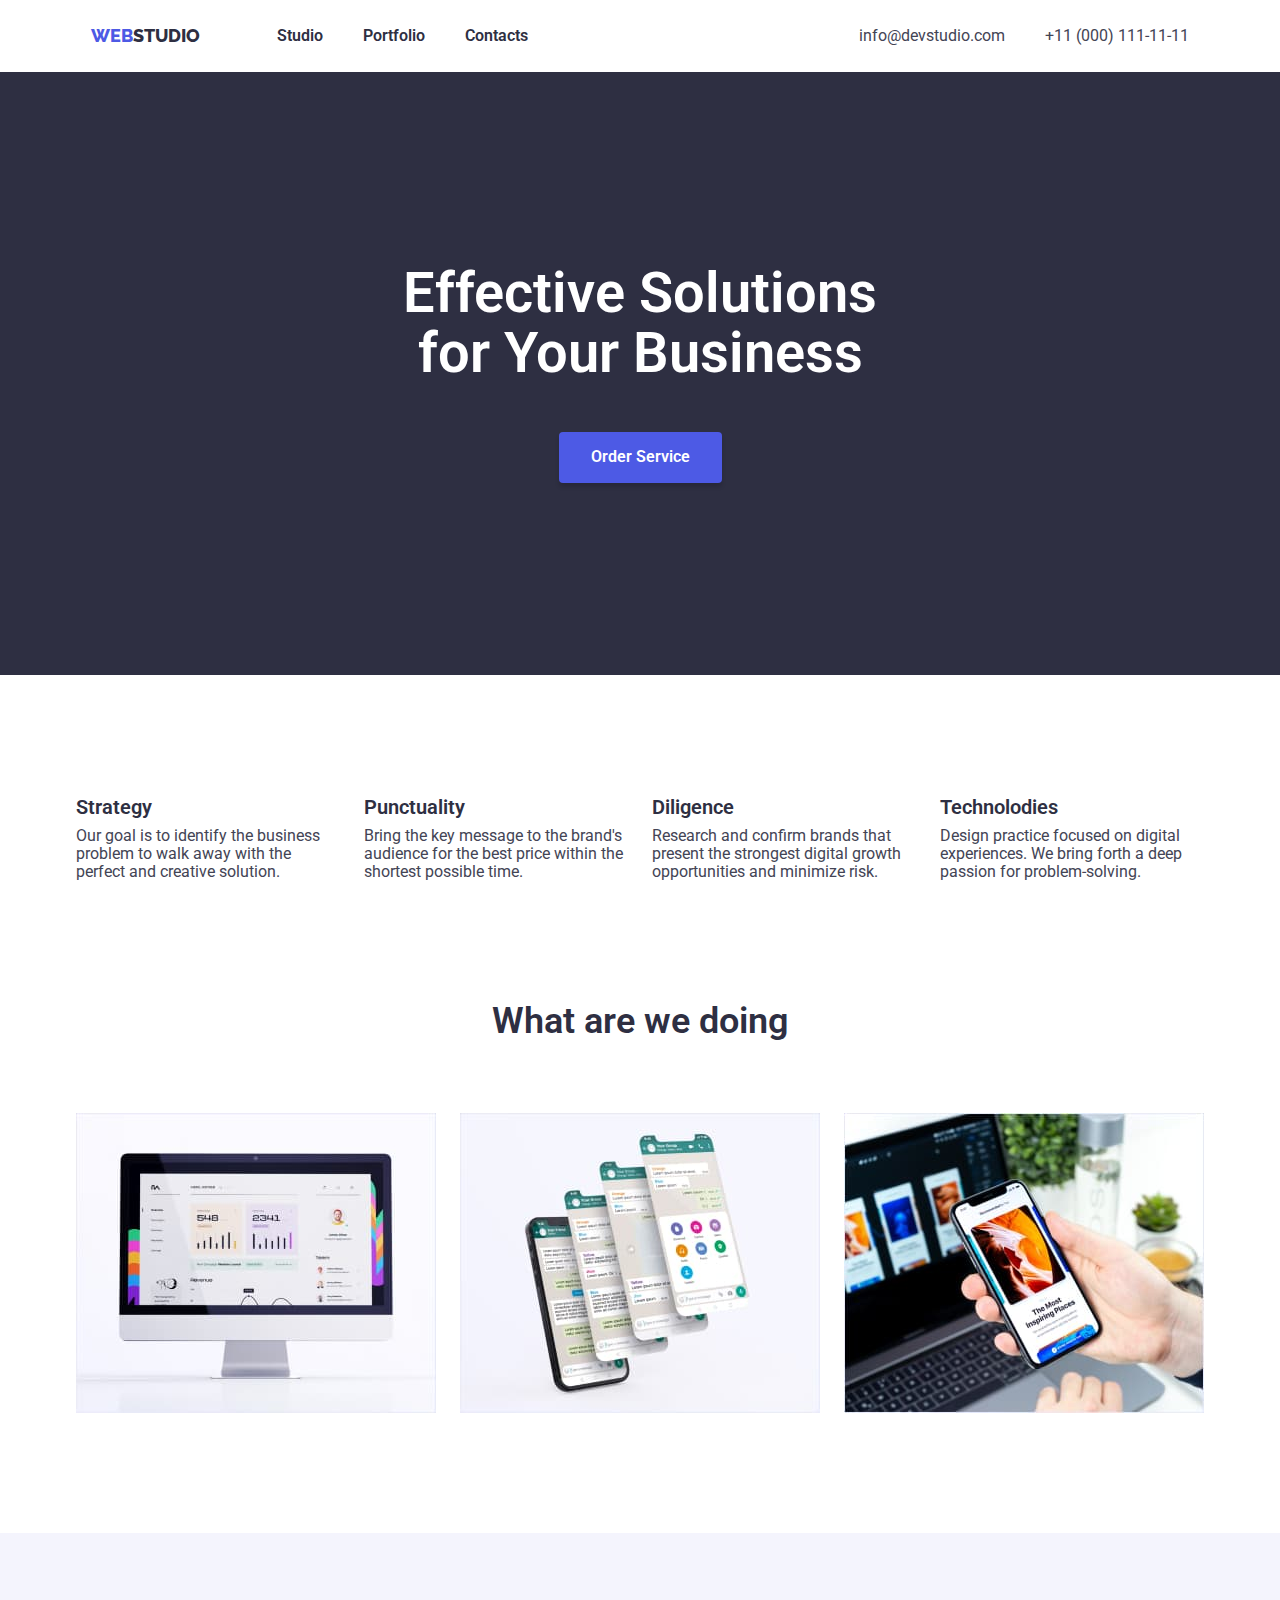
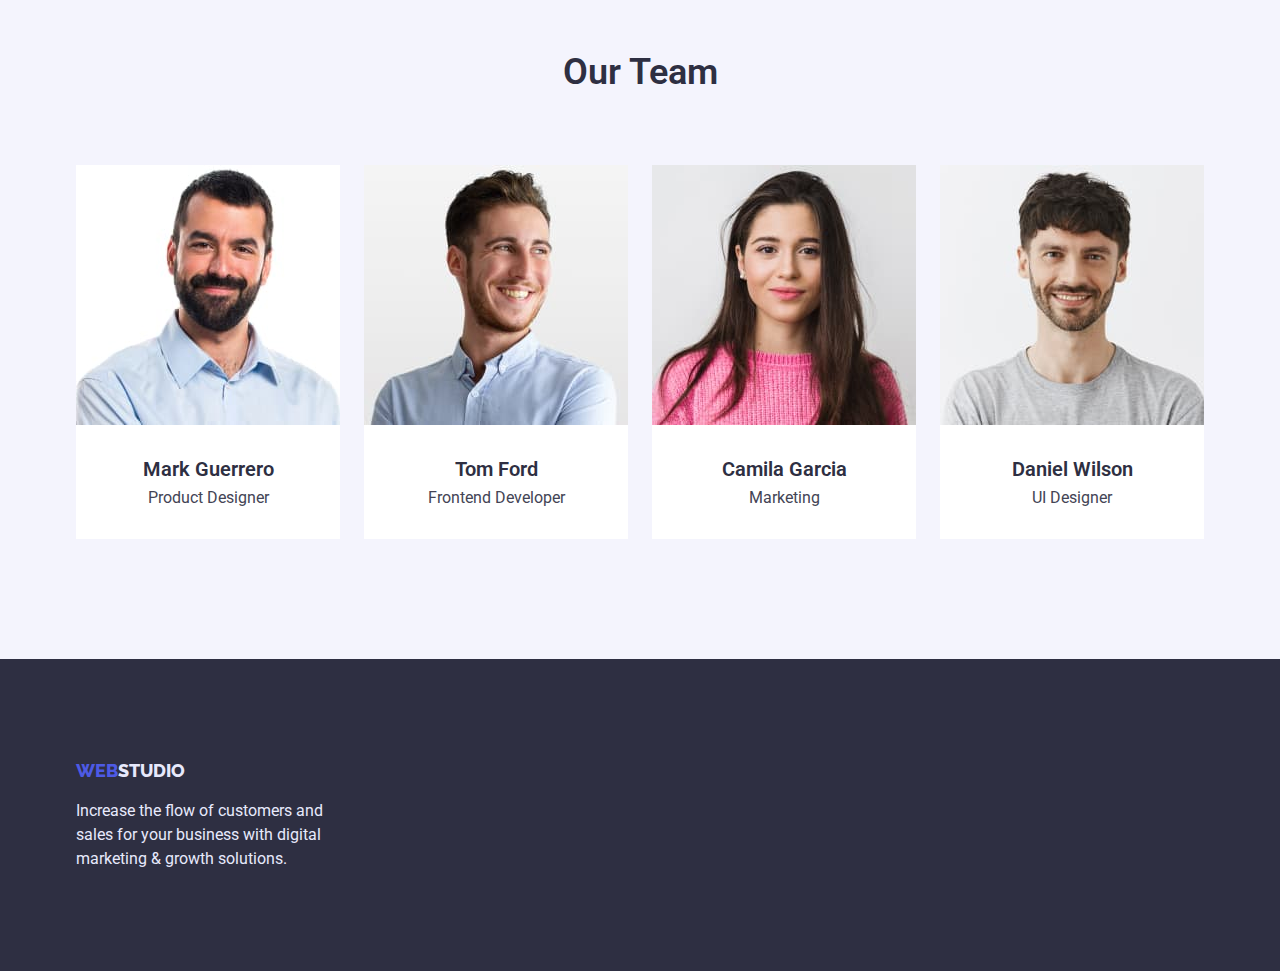
<file: index.html>
<!DOCTYPE html>
<html lang="en">
  <head>
    <meta charset="UTF-8" />
    <meta http-equiv="X-UA-Compatible" content="IE=edge" />
    <meta name="viewport" content="width=device-width, initial-scale=1.0" />
    <title>GoIT-HW</title>
    <link rel="stylesheet" href="./css/normalize.css" />
    <link rel="preconnect" href="https://fonts.googleapis.com" />
    <link rel="preconnect" href="https://fonts.gstatic.com" crossorigin />
    <link
      href="https://fonts.googleapis.com/css2?family=Raleway:wght@700&family=Roboto:wght@400;500;700;900&display=swap"
      rel="stylesheet"
    />
    <link rel="stylesheet" href="./css/styles.css" />
  </head>
  <body>
    <header class="header">
      <div class="container main-nav">
        <nav class="header-nav">
          <a class="webstudio link" href="./index.html"
            ><span class="web">web</span>studio</a
          >
          <ul class="menu list">
            <li>
              <a class="menu-item link" href="./index.html">Studio</a>
            </li>
            <li>
              <a class="menu-item link" href="./portfolio.html">Portfolio</a>
            </li>
            <li>
              <a class="menu-item link" href="">Contacts</a>
            </li>
          </ul>
        </nav>
        <div class="header-container">
          <ul class="contacts list">
            <li>
              <a class="contact link" href="mailto:info@devstudio.com"
                >info@devstudio.com</a
              >
            </li>
            <li>
              <a class="contact link" href="tel:+110001111111"
                >+11 (000) 111-11-11</a
              >
            </li>
          </ul>
        </div>
      </div>
    </header>
    <main>
      <section class="section primary-section">
        <div class="container">
          <div class="primary-section-container">
            <h1 class="primary-title">Effective Solutions for Your Business</h1>
            <button class="primary-btn" type="button">Order Service</button>
          </div>
        </div>
      </section>

      <section class="section advantages-section">
        <div class="container">
          <h2 class="visually-hidden">Advantages</h2>
          <ul class="advantages list">
            <li class="advantages-item">
              <h3 class="section-title">Strategy</h3>
              <p class="paragraph">
                Our goal is to identify the business problem to walk away with
                the perfect and creative solution.
              </p>
            </li>
            <li class="advantages-item">
              <h3 class="section-title">Punctuality</h3>
              <p class="paragraph">
                Bring the key message to the brand's audience for the best price
                within the shortest possible time.
              </p>
            </li>
            <li class="advantages-item">
              <h3 class="section-title">Diligence</h3>
              <p class="paragraph">
                Research and confirm brands that present the strongest digital
                growth opportunities and minimize risk.
              </p>
            </li>
            <li class="advantages-item">
              <h3 class="section-title">Technolodies</h3>
              <p class="paragraph">
                Design practice focused on digital experiences. We bring forth a
                deep passion for problem-solving.
              </p>
            </li>
          </ul>
        </div>
      </section>
      <section class="section work-section">
        <div class="container">
          <h2 class="secondary-title">What are we doing</h2>
          <ul class="work list">
            <li>
              <img src="./images/1.jpg" alt="sites" width="360" />
            </li>
            <li>
              <img src="./images/2.jpg" alt="apps" width="360" />
            </li>
            <li>
              <img src="./images/3.jpg" alt="design" width="360" />
            </li>
          </ul>
        </div>
      </section>
      <section class="section team-section">
        <div class="container">
          <h2 class="secondary-title">Our Team</h2>
          <ul class="team list">
            <li class="team-item">
              <img src="./images/mark4.jpg" alt="Mark Guerrero" width="264" />
              <div class="team-info">
                <h3 class="teammate">Mark Guerrero</h3>
                <p class="paragraph">Product Designer</p>
              </div>
            </li>
            <li class="team-item">
              <img src="./images/ford3.jpg" alt="Tom Ford" width="264" />
              <div class="team-info">
                <h3 class="teammate">Tom Ford</h3>
                <p class="paragraph">Frontend Developer</p>
              </div>
            </li>
            <li class="team-item">
              <img src="./images/camila1.jpg" alt="Camila Garcia" width="264" />
              <div class="team-info">
                <h3 class="teammate">Camila Garcia</h3>
                <p class="paragraph">Marketing</p>
              </div>
            </li>
            <li class="team-item">
              <img src="./images/daniel2.jpg" alt="Daniel Wilson" width="264" />
              <div class="team-info">
                <h3 class="teammate">Daniel Wilson</h3>
                <p class="paragraph">UI Designer</p>
              </div>
            </li>
          </ul>
        </div>
      </section>
    </main>
    <footer class="footer">
      <div class="container footer-container">
        <div class="footer-block">
          <a class="web-studio link" href="./index.html"
            ><span class="web">web</span>studio</a
          >
          <p class="footer-info">
            Increase the flow of customers and sales for your business with
            digital marketing & growth solutions.
          </p>
        </div>
      </div>
    </footer>
  </body>
</html>
</file>
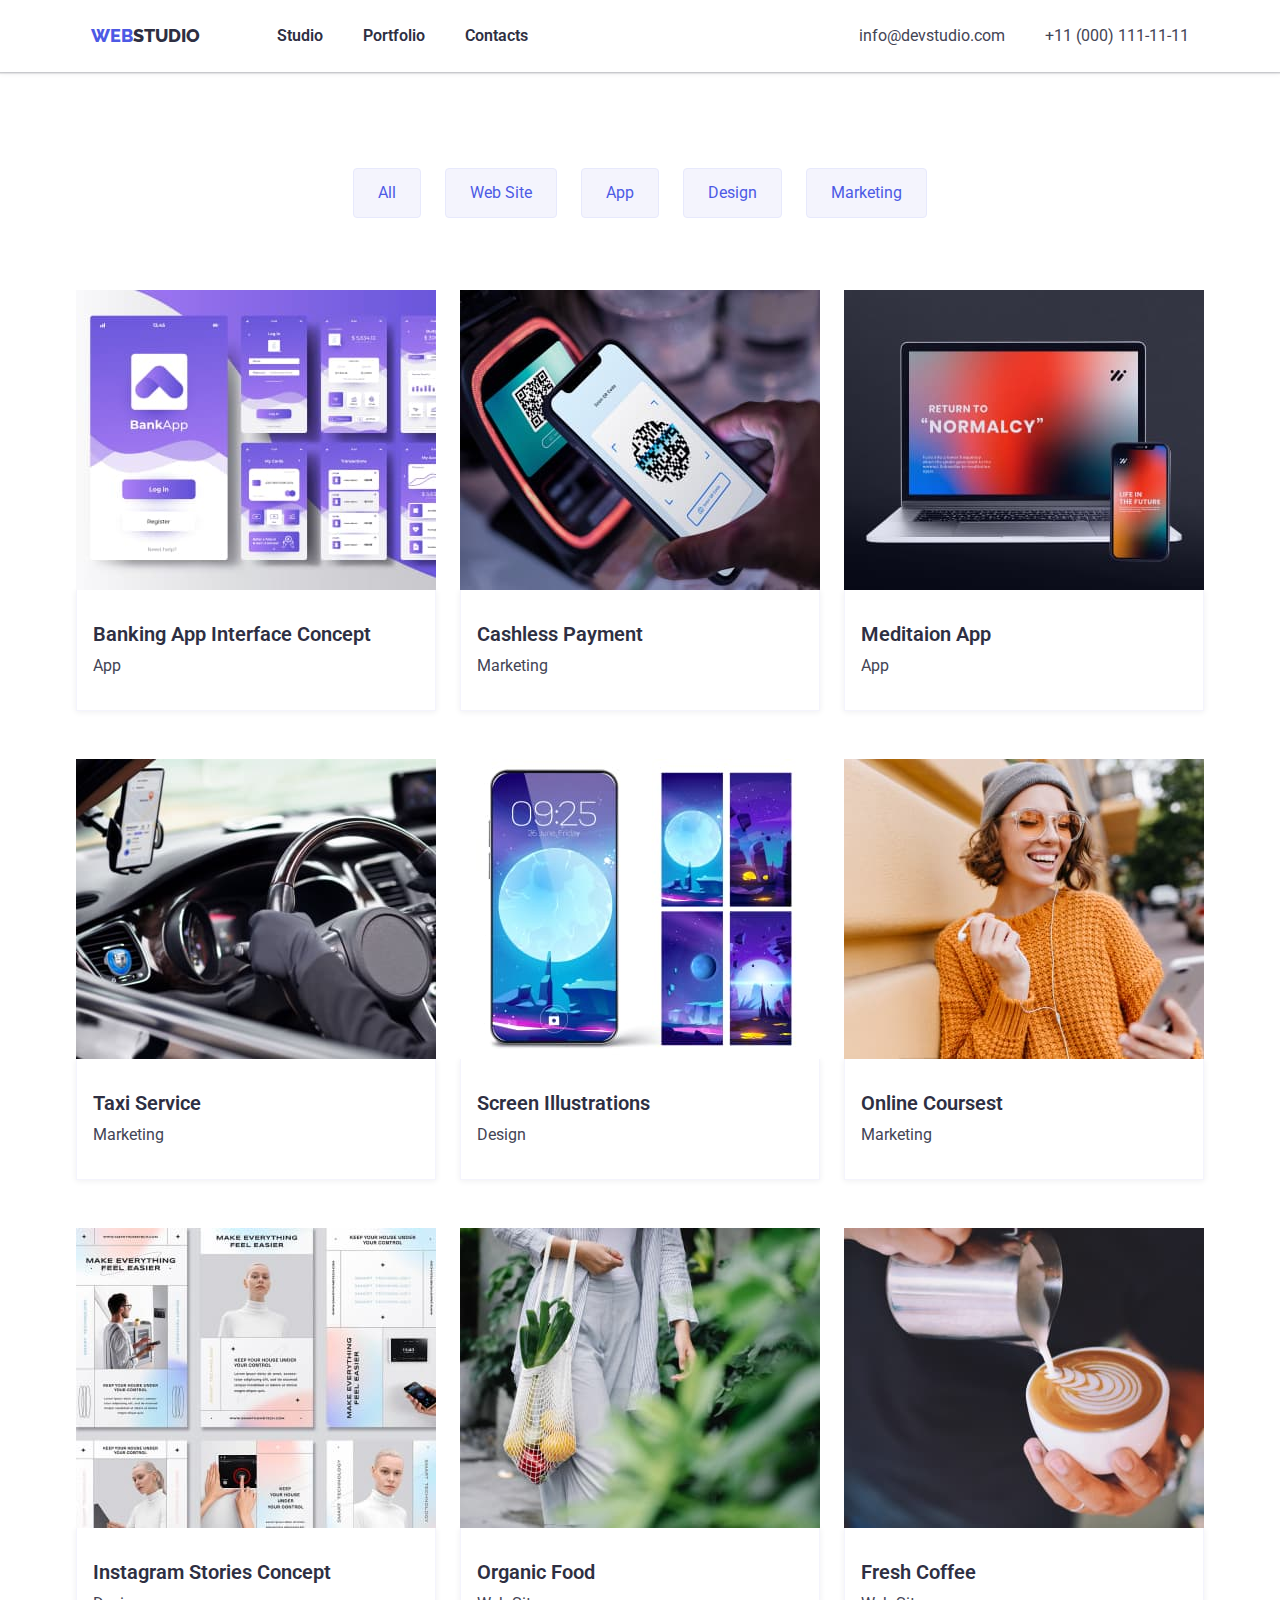
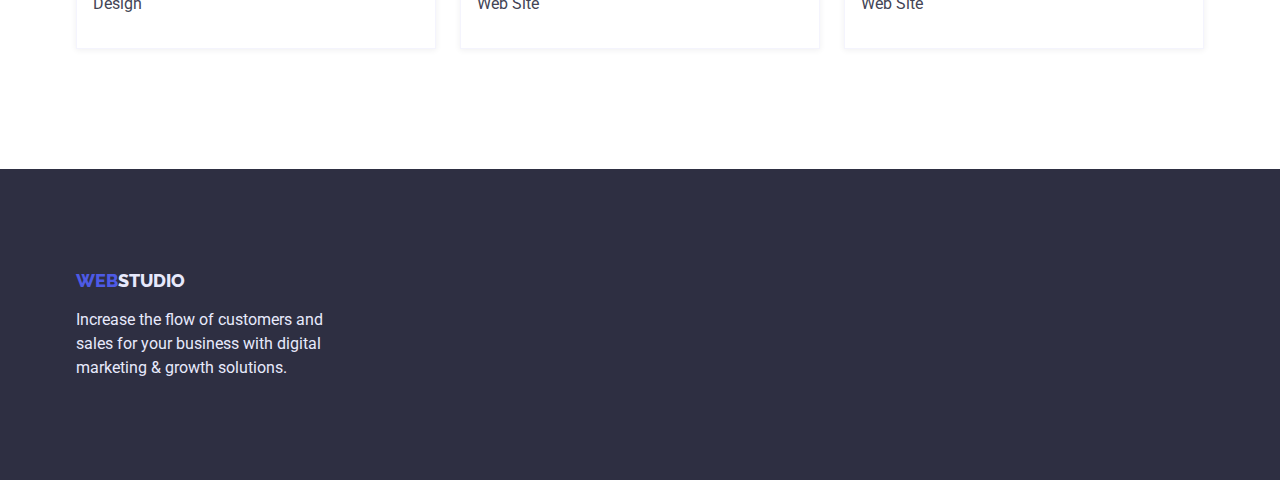
<file: portfolio.html>
<!DOCTYPE html>
<html lang="en">
  <head>
    <meta charset="UTF-8" />
    <meta http-equiv="X-UA-Compatible" content="IE=edge" />
    <meta name="viewport" content="width=device-width, initial-scale=1.0" />
    <title>GoIT-HW</title>
    <link rel="stylesheet" href="./css/normalize.css" />
    <link rel="preconnect" href="https://fonts.googleapis.com" />
    <link rel="preconnect" href="https://fonts.gstatic.com" crossorigin />
    <link
      href="https://fonts.googleapis.com/css2?family=Raleway:wght@700&family=Roboto:wght@400;500;700;900&display=swap"
      rel="stylesheet"
    />
    <link rel="stylesheet" href="./css/styles.css" />
  </head>
  <body>
    <header class="header portfolio-header">
      <div class="container main-nav">
        <nav class="header-nav">
          <a class="webstudio link" href="./index.html"
            ><span class="web">web</span>studio</a
          >
          <ul class="menu list">
            <li>
              <a class="menu-item link" href="./index.html">Studio</a>
            </li>
            <li>
              <a class="menu-item link" href="./portfolio.html">Portfolio</a>
            </li>
            <li>
              <a class="menu-item link" href="">Contacts</a>
            </li>
          </ul>
        </nav>
        <div class="header-container">
          <ul class="contacts list">
            <li>
              <a class="contact link" href="mailto:info@devstudio.com"
                >info@devstudio.com</a
              >
            </li>
            <li>
              <a class="contact link" href="tel:+110001111111"
                >+11 (000) 111-11-11</a
              >
            </li>
          </ul>
        </div>
      </div>
    </header>
    <main>
      <section class="portfolio-section">
        <div class="container portfolio-container">
          <ul class="filter list">
            <li>
              <button type="button" class="button">All</button>
            </li>
            <li>
              <button type="button" class="button">Web Site</button>
            </li>
            <li>
              <button type="button" class="button">App</button>
            </li>
            <li>
              <button type="button" class="button">Design</button>
            </li>
            <li>
              <button type="button" class="button">Marketing</button>
            </li>
          </ul>

          <ul class="portfolio list">
            <li class="portfolio-item">
              <img
                src="./images/portfolio1.jpg"
                alt="Banking App Interface Concept"
                width="360"
                height="300"
              />
              <div class="portfolio-info">
                <h3 class="section-title">Banking App Interface Concept</h3>
                <p class="section-type">App</p>
              </div>
            </li>
            <li class="portfolio-item">
              <img
                src="./images/portfolio2.jpg"
                alt="Cashless Payment"
                width="360"
                height="300"
              />
              <div class="portfolio-info">
                <h3 class="section-title">Cashless Payment</h3>
                <p class="section-type">Marketing</p>
              </div>
            </li>
            <li class="portfolio-item">
              <img
                src="./images/portfolio3.jpg"
                alt="Meditaion App"
                width="360"
                height="300"
              />
              <div class="portfolio-info">
                <h3 class="section-title">Meditaion App</h3>
                <p class="section-type">App</p>
              </div>
            </li>
            <li class="portfolio-item">
              <img
                src="./images/portfolio4.jpg"
                alt="Taxi Service"
                width="360"
                height="300"
              />
              <div class="portfolio-info">
                <h3 class="section-title">Taxi Service</h3>
                <p class="section-type">Marketing</p>
              </div>
            </li>
            <li class="portfolio-item">
              <img
                src="./images/portfolio5.jpg"
                alt="Screen Illustrations"
                width="360"
                height="300"
              />
              <div class="portfolio-info">
                <h3 class="section-title">Screen Illustrations</h3>
                <p class="section-type">Design</p>
              </div>
            </li>
            <li class="portfolio-item">
              <img
                src="./images/portfolio6.jpg"
                alt="Online Coursest"
                width="360"
                height="300"
              />
              <div class="portfolio-info">
                <h3 class="section-title">Online Coursest</h3>
                <p class="section-type">Marketing</p>
              </div>
            </li>
            <li class="portfolio-item">
              <img
                src="./images/portfolio7.jpg"
                alt="Instagram Stories Concept"
                width="360"
                height="300"
              />
              <div class="portfolio-info">
                <h3 class="section-title">Instagram Stories Concept</h3>
                <p class="section-type">Design</p>
              </div>
            </li>
            <li class="portfolio-item">
              <img
                src="./images/portfolio8.jpg"
                alt="Organic Food"
                width="360"
                height="300"
              />
              <div class="portfolio-info">
                <h3 class="section-title">Organic Food</h3>
                <p class="section-type">Web Site</p>
              </div>
            </li>
            <li class="portfolio-item">
              <img
                src="./images/portfolio9.jpg"
                alt="Fresh Coffee"
                width="360"
                height="300"
              />
              <div class="portfolio-info">
                <h3 class="section-title">Fresh Coffee</h3>
                <p class="section-type">Web Site</p>
              </div>
            </li>
          </ul>
        </div>
      </section>
    </main>
    <footer class="footer">
      <div class="container footer-container">
        <div class="footer-block">
          <a class="web-studio link" href="./index.html"
            ><span class="web">web</span>studio</a
          >
          <p class="footer-info">
            Increase the flow of customers and sales for your business with
            digital marketing & growth solutions.
          </p>
        </div>
      </div>
    </footer>
  </body>
</html>
</file>
<file: css/styles.css>
/* Base Styles */

:root {
  --primarybrand: #4d5ae5;
  --dark: #2e2f42;
  --success: #31d0aa;
  --text: #434455;
  --subtletext: #8e8f99;
  --accent: #e7e9fc;
  --light: #f4f4fd;
  --primary-white: #ffffff;
}
body {
  background-color: #ffffff;
  color: var(--dark);
  font-family: Roboto, sans-serif;
}
h1,
h2,
h3,
h4,
h5,
h6,
p {
  margin: 0;
}
ul {
  margin: 0;
  padding: 0;
}

img {
  display: block;
  max-width: 100%;
  height: auto;
}

.list {
  list-style: none;
}
.link {
  text-decoration: none;
}

.section {
  padding: 120px 0 120px 0;
}

.container {
  width: 1158px;
  justify-content: center;
  margin-left: auto;
  margin-right: auto;
  padding-left: 15px;
  padding-right: 15px;
}
/* MAIN PAGE */

/* Header */
.header {
  height: 72px;
  padding: 24px 0 24px 0;
}

.main-nav {
  display: flex;
  align-items: center;
}

.header-nav {
  display: flex;
  align-items: center;
}
.webstudio,
.web-studio {
  font-family: Raleway, sans-serif;
  font-style: normal;
  font-weight: 800;
  font-size: 18px;
  line-height: 1.3;
  color: var(--dark);
}
.web-studio {
  color: var(--accent);
}

.web {
  color: var(--primarybrand);
}
.webstudio,
.web-studio {
  text-transform: uppercase;
}

.menu {
  display: flex;
  align-items: center;
  gap: 40px;
  margin-left: 77px;
}

.menu-item {
  font-weight: 600;
  font-size: 16px;
  line-height: 1.5;
  color: var(--dark);
}
.menu-item:hover,
.menu-item:focus {
  color: var(--text);
}
.menu-item:active {
  color: var(--primarybrand);
}
.contacts {
  list-style: none;
  display: flex;
  gap: 40px;
  margin-left: 331px;
  padding-left: 0;
}

.contact,
.section-type {
  font-size: 16px;
  line-height: 1.5;
  color: var(--text);
}
.contact:hover,
.contact:focus {
  color: var(--primarybrand);
}

.paragraph {
  color: var(--text);
}

/* Primary Section - Effective Solutions for Your Business */

.primary-section {
  background-color: var(--dark);
  padding: 192px 0 192px 0;
}
.primary-section-container {
  box-sizing: border-box;

  align-items: center;
}

.primary-title {
  font-weight: 600;
  font-size: 56px;
  line-height: 1.07;
  color: var(--primary-white);
  text-align: center;
  margin: 0 auto;
  max-width: 492px;
  align-items: center;
}

.visually-hidden {
  position: absolute;
  white-space: nowrap;
  width: 1px;
  height: 1px;
  overflow: hidden;
  border: 0;
  padding: 0;
  clip: rect(0 0 0 0);
  clip-path: inset(50%);
  margin: -1px;
}

.secondary-title {
  font-weight: 600;
  font-size: 36px;
  line-height: 1.1;
  margin-bottom: 72px;
  text-align: center;
}

.primary-btn {
  font-family: Roboto, sans-serif;
  font-style: normal;
  font-weight: 600;
  font-size: 16px;
  line-height: 1.17;
  color: var(--primary-white);
  background-color: var(--primarybrand);
  text-align: center;
  cursor: pointer;
  box-shadow: 0px 4px 4px rgba(0, 0, 0, 0.15);
  border-radius: 4px;
  display: block;
  border: none;
  margin: 48px auto auto auto;
  align-items: center;
  padding: 16px 32px 16px 32px;
}

.primary-btn:hover,
.primary-btn:focus {
  box-shadow: 0px 1px 6px rgba(46, 47, 66, 0.08),
    0px 1px 1px rgba(46, 47, 66, 0.16), 0px 2px 1px rgba(46, 47, 66, 0.08);
  border-radius: 4px;
}

.primary-btn:active {
  background: #404bbf;
  box-shadow: 0px 4px 4px rgba(0, 0, 0, 0.15);
  border-radius: 4px;
}

/* ADVANTAGES SECTION */
.section-title {
  font-weight: 600;
  font-size: 20px;
  line-height: 1.2;
  margin-bottom: 8px;
}

.advantages {
  display: flex;
  gap: 24px;
  padding: 0;
}

.advantages-item {
  width: 264px;
}

/* WORK SECTION */

.work-section {
  padding-top: 0;
}
.work {
  display: flex;
  flex-wrap: wrap;
  gap: 24px;
  padding: 0;
  margin: 0;
}

/* TEAM SECTION */

.team {
  display: flex;
  align-items: center;
  gap: 24px;
}

.team-section {
  background-color: var(--light);
}
.team-item {
  background-color: var(--primary-white);
}
.teammate {
  font-weight: 600;
  font-size: 20px;
  line-height: 1.2;
}
.team-info {
  text-align: center;
  margin: 32px 16px 32px 16px;
}
.paragraph {
  margin-top: 8px;
}

/* Footer */

.footer {
  background-color: var(--dark);
  padding-top: 100px;
  padding-bottom: 100px;
}

.footer-info {
  font-size: 16px;
  line-height: 1.5;
  color: var(--accent);
  margin-top: 16px;
}

.footer-container {
}

.footer-block {
  width: 264px;
}

/* PORTFOLIO PAGE */

.button {
  background-color: var(--light);
  color: var(--primarybrand);
  border: 1px solid #e7e9fc;
  border-radius: 4px;
  cursor: pointer;
  font-family: Roboto, sans-serif;
  font-style: normal;
  font-size: 16px;
  line-height: 1.5;
  padding: 12px 24px 12px 24px;
}

.button:hover,
.button:focus {
  background-color: var(--primarybrand);
  color: var(--primary-white);
}

.filter {
  display: flex;
  align-items: center;
  gap: 24px;
  padding: 0;

  justify-content: center;
}

.portfolio {
  display: flex;
  align-items: center;
  flex-wrap: wrap;
  margin-top: 72px;
  row-gap: 48px;
  column-gap: 24px;
  padding: 0;
}

.portfolio-section {
  padding: 96px 0 120px 0;
}

.portfolio-header {
  box-shadow: 0px 2px 1px rgba(46, 47, 66, 0.08),
    0px 1px 1px rgba(46, 47, 66, 0.16), 0px 1px 6px rgba(46, 47, 66, 0.08);
}

.portfolio-info {
  padding: 32px 16px;
  border: 0.5px solid var(--light);
  box-shadow: 0px 1px 6px rgba(46, 47, 66, 0.08);
  border-top: none;
}
</file>
